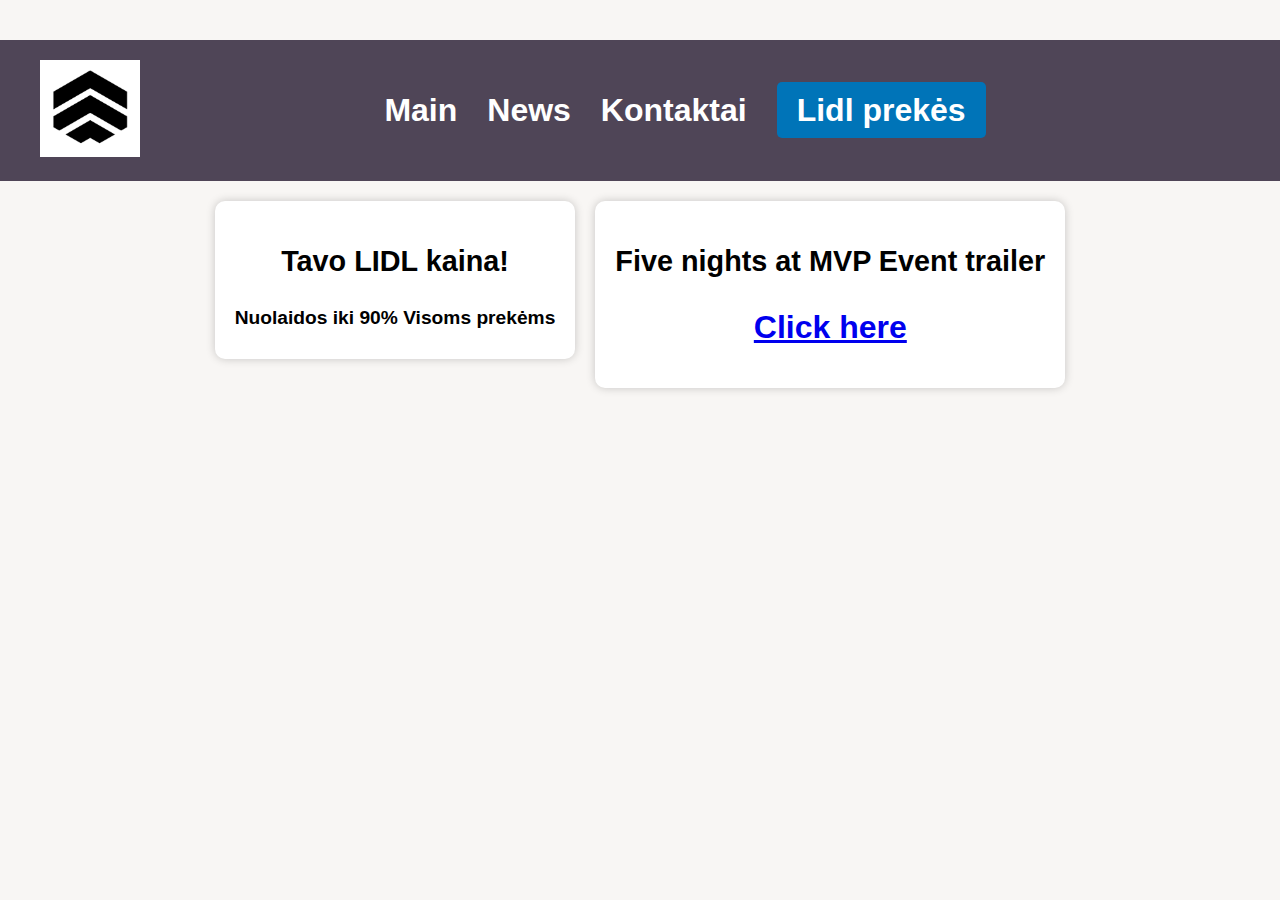
<file: index.html>
<!DOCTYPE html>
<html lang="ru">
<head>
    <meta charset="UTF-8">
    <meta name="viewport" content="width=device-width, initial-scale=1.0">
    <title>LIDLmc</title>
    <link rel="stylesheet" href="css/styles.css">
    <link rel="icon" href="photos/photo.png">
</head>
<body>
  <header>
    <div class="logo">
      <a href="index.html"><img src="photos/photo.png" alt="Лого"></a>
    </div>
    <nav>
    <ul>
      <li><a href="index.html"><b id="home">Main</b></a></li>
      <li><a href="news.html"><b id="about">News</b></a></li>
      <li><a href="contact.html"><b id="contact">Kontaktai</b></a></li>
      <li><a href="order.html"><b id="order">Lidl prekės</b></a></li>
    </ul>
  </nav>


  </header>
  <main>
    <section class="news">


        </div>
      </article>
      <article>
        <div class="news-item">
          <h2><b>Tavo LIDL kaina!</b></h2>
          <p><b>Nuolaidos iki 90% Visoms prekėms</b></p>

        </div>
      </article>
      <article>
        <div class="news-item">
          <h2>Five nights at MVP Event trailer</h2>
          <h1><a href="
https://youtu.be/fK5xIMsymvI?si=G4k8RNClADD7qPBK">Click here</a></h1>
        </div>
      </article>
      <!-- Добавьте больше статей по аналогии -->
    </section>
  </main>




</body>
</html>
</file>
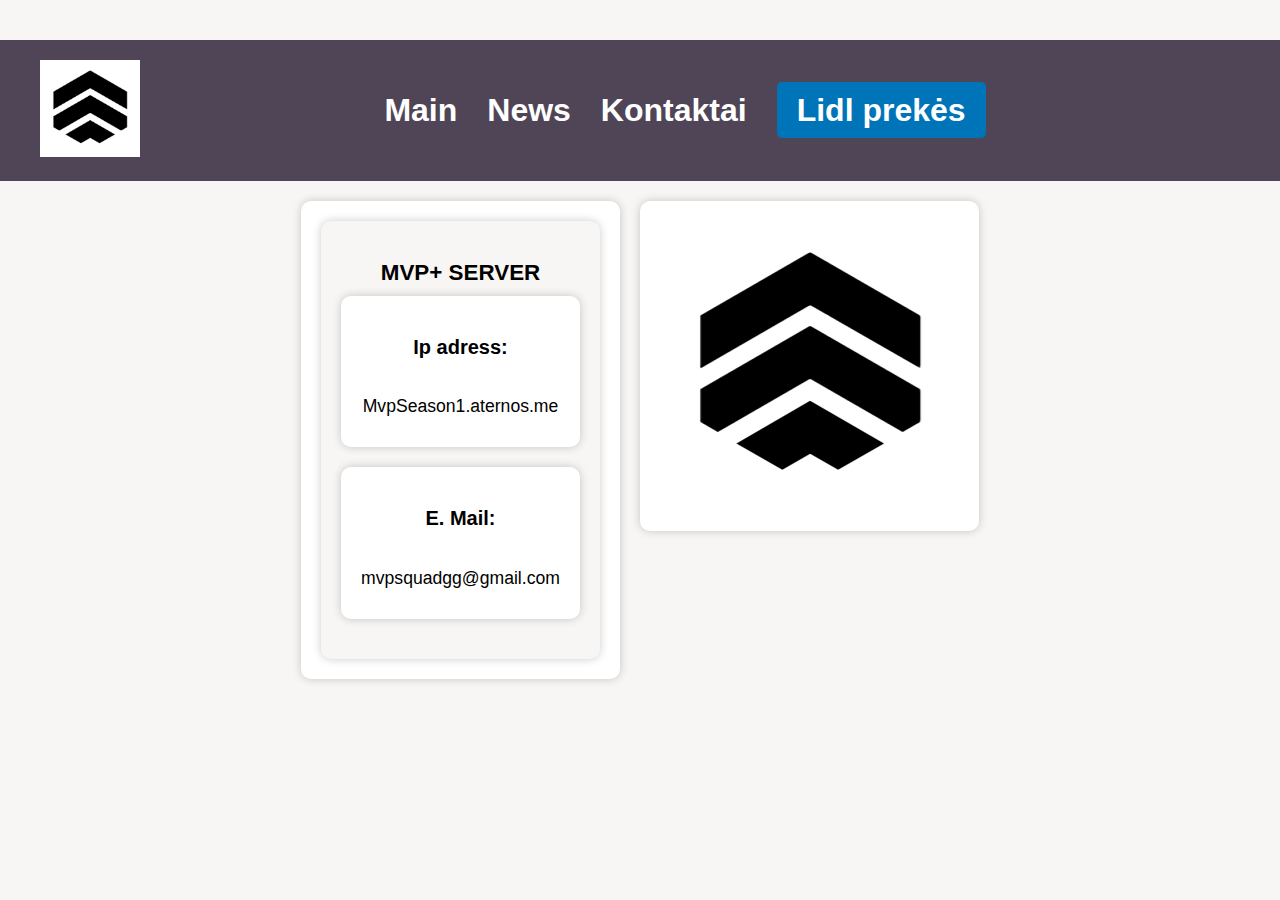
<file: contact.html>
<!DOCTYPE html>
<html lang="ru">
<head>
    <meta charset="UTF-8">
    <meta name="viewport" content="width=device-width, initial-scale=1.0">
    <title>LIDLmc</title>
    <link rel="stylesheet" href="css/styles.css">
    <link rel="icon" href="photos/photo.png">
</head>
<body>
  <header>
    <div class="logo">
      <a href="index.html"><img src="photos/photo.png" alt="Лого"></a>
    </div>
    <nav>
    <ul>
      <li><a href="index.html"><b id="home">Main</b></a></li>
      <li><a href="news.html"><b id="about">News</b></a></li>
      <li><a href="contact.html"><b id="contact">Kontaktai</b></a></li>
      <li><a href="order.html"><b id="order">Lidl prekės</b></a></li>
    </ul>
  </nav>


  </header>
  <main>
    <section class="news">
      <article>
        <div class="news-item">
          <section class="contact-info">
            <h2><b>MVP+ SERVER</b></h2>

            <div class="contact-item">
              <h3>Ip adress:</h3>
              <p>MvpSeason1.aternos.me</p>
            </div>
            <div class="contact-item">
              <h3>E. Mail:</h3>
              <p>mvpsquadgg@gmail.com</p>
            </div>

          </section>
        </div>
      </article>


      <article>
        <div class="news-item">
          <img src="photos/photo.png" alt="Изображение">
        </div>
      </article>
      <!-- Добавьте больше статей по аналогии -->
    </section>
  </main>

  <script>
    function sendEmail() {
      window.location.href = 'mailto:info@animatory-medvedi.ru';
    }

    function callNumber() {
      // Здесь вы можете добавить код для вызова номера, например:
      window.location.href = 'tel:+71234567890';
    }
  </script>
</body>
</html>
</file>
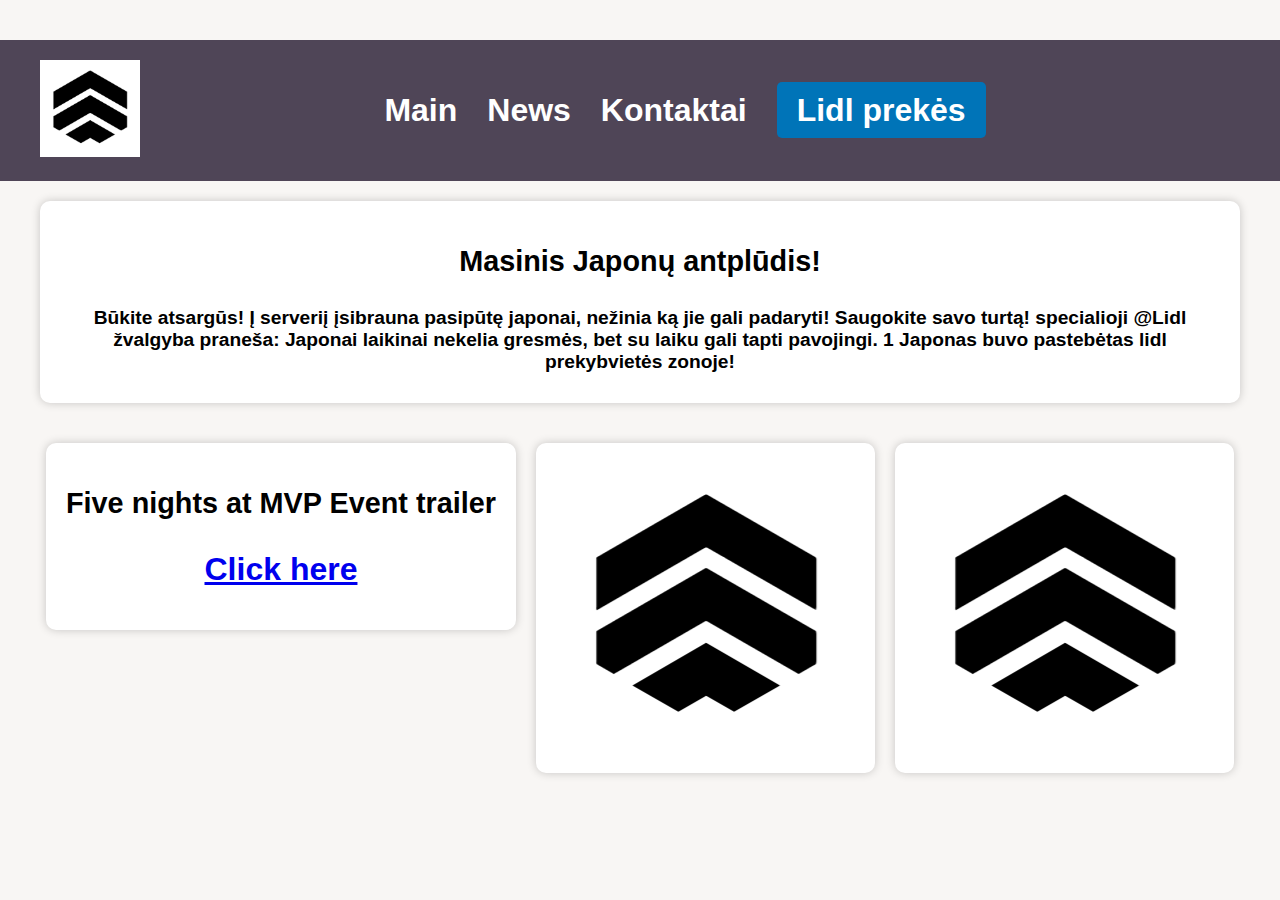
<file: news.html>
<!DOCTYPE html>
<html lang="ru">
<head>
    <meta charset="UTF-8">
    <meta name="viewport" content="width=device-width, initial-scale=1.0">
    <title>LIDLmc</title>
    <link rel="stylesheet" href="css/styles.css">
    <link rel="icon" href="photos/photo.png">
</head>
<body>
  <header>
    <div class="logo">
      <a href="index.html"><img src="photos/photo.png" alt="Лого"></a>
    </div>
    <nav>
    <ul>
      <li><a href="index.html"><b id="home">Main</b></a></li>
      <li><a href="news.html"><b id="about">News</b></a></li>
      <li><a href="contact.html"><b id="contact">Kontaktai</b></a></li>
      <li><a href="order.html"><b id="order">Lidl prekės</b></a></li>
    </ul>
  </nav>


  </header>
  <main>
    <section class="news">
      <article>
        <div class="news-item">
          <h2>Masinis Japonų antplūdis!</h2>
          <p><b>Būkite atsargūs! Į serveriį įsibrauna pasipūtę japonai, nežinia ką jie gali padaryti! Saugokite savo turtą!
specialioji @Lidl žvalgyba praneša: Japonai laikinai nekelia gresmės, bet su laiku gali tapti pavojingi.
1 Japonas buvo pastebėtas lidl prekybvietės zonoje!</b></p>

        </div>
      </article>
      <article>
        <div class="news-item">
          <h2>Five nights at MVP Event trailer</h2>
          <h1><a href="
https://youtu.be/fK5xIMsymvI?si=G4k8RNClADD7qPBK">Click here</a></h1>
        </div>
      </article>
      <article>
        <div class "news-item">
          <article>
            <div class="news-item">
              <img src="photos/photo.png" alt="Изображение">
            </div>
          </article>
        </div>
      </article>

      <article>
        <div class="news-item">
          <img src="photos/photo.png" alt="Изображение">
        </div>
      </article>
      <!-- Добавьте больше статей по аналогии -->
    </section>
  </main>




</body>
</html>
</file>
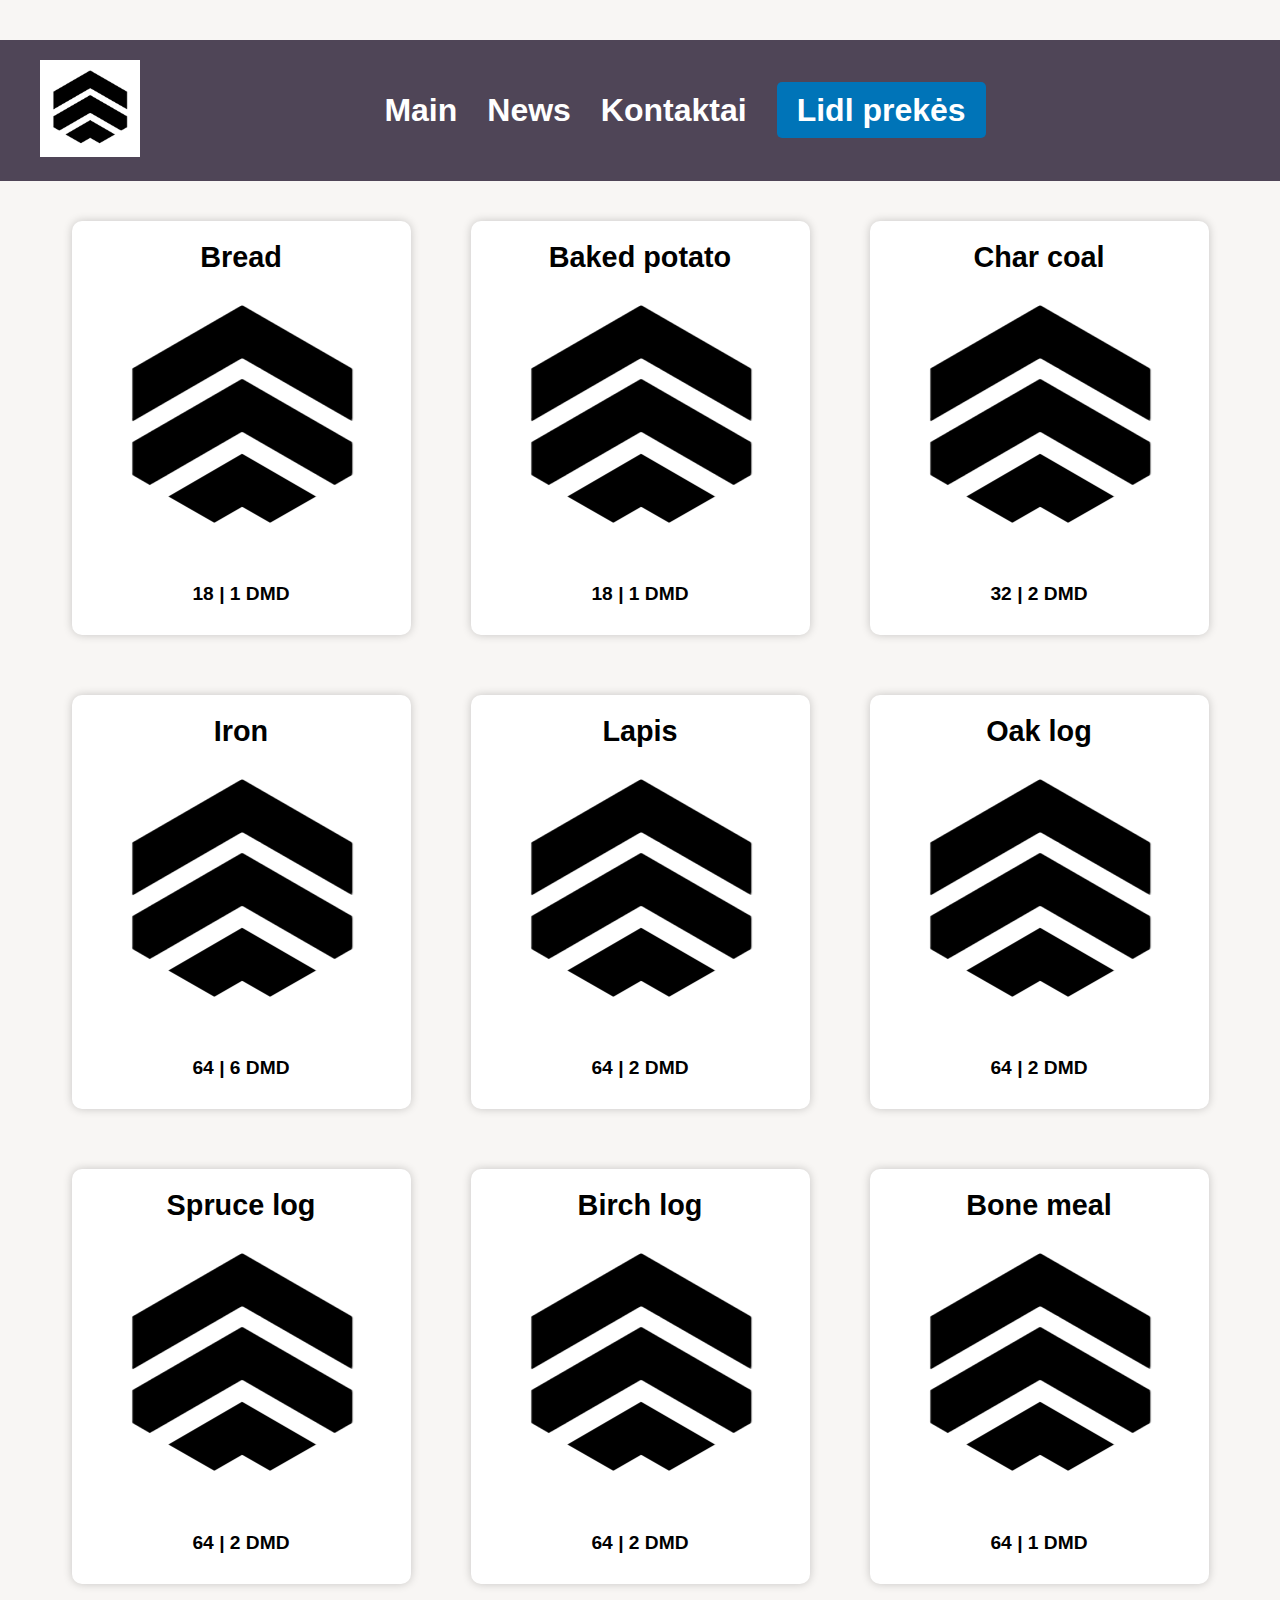
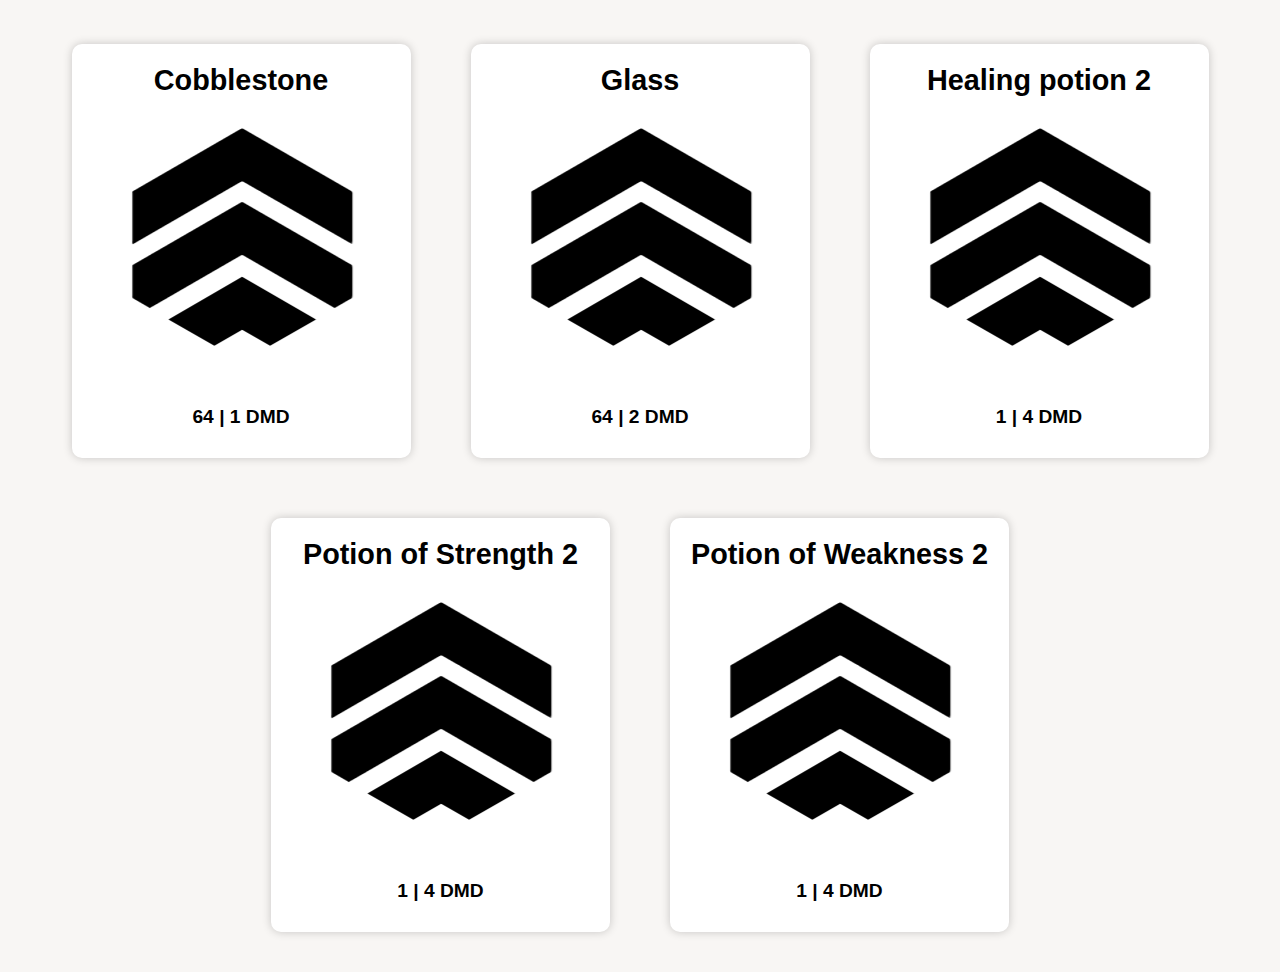
<file: order.html>
<!DOCTYPE html>
<html lang="ru">
<head>
    <meta charset="UTF-8">
    <meta name="viewport" content="width=device-width, initial-scale=1.0">
    <title>LIDLmc</title>
    <link rel="stylesheet" href="css/styles.css">
    <link rel="icon" href="photos/photo.png">
    <style>
        .news-item {
            text-align: center;
            margin: 20px;
        }

        .news-item h2 {
            margin: 0;
        }

        .news-item img {
            max-width: 100%;
            height: auto;
        }
    </style>
</head>
<body>
  <header>
    <div class="logo">
      <a href="index.html"><img src="photos/photo.png" alt="Лого"></a>
    </div>
    <nav>
    <ul>
                    <li><a href="index.html"><b id="home">Main</b></a></li>
                    <li><a href="news.html"><b id="about">News</b></a></li>
                    <li><a href="contact.html"><b id="contact">Kontaktai</b></a></li>
                    <li><a href="order.html"><b id="order">Lidl prekės</b></a></li>
    </ul>
  </nav>


  </header>
  <main>
    <section class="news">
      <article>
        <div class="news-item">
          <h2><b>Bread</b></h2>
          <img src="photos/photo.png" alt="Изображение">
          <p><b>18 | 1 DMD</b></p>
        </div>
      </article>
      <article>
        <div class="news-item">
          <h2><b>Baked potato</b></h2>
          <img src="photos/photo.png" alt="Изображение">
          <p><b>18 | 1 DMD</b></p>
        </div>
      </article>

      <article>
        <div class="news-item">
          <h2><b>Char coal</b></h2>
          <img src="photos/photo.png" alt="Изображение">
          <p><b>32 | 2 DMD</b></p>
        </div>
      </article>
      <article>
        <div class="news-item">
          <h2><b>Iron</b></h2>
          <img src="photos/photo.png" alt="Изображение">
          <p><b>64 | 6 DMD</b></p>
        </div>
      </article>
      <article>
        <div class="news-item">
          <h2><b>Lapis</b></h2>
          <img src="photos/photo.png" alt="Изображение">
          <p><b>64 | 2 DMD</b></p>
        </div>
      </article>
      <article>
        <div class="news-item">
          <h2><b>Oak log</b></h2>
          <img src="photos/photo.png" alt="Изображение">
          <p><b>64 | 2 DMD</b></p>
        </div>
      </article>
      <article>
        <div class="news-item">
          <h2><b>Spruce log</b></h2>
          <img src="photos/photo.png" alt="Изображение">
          <p><b>64 | 2 DMD</b></p>
        </div>
      </article>
      <article>
        <div class="news-item">
          <h2><b>Birch log</b></h2>
          <img src="photos/photo.png" alt="Изображение">
          <p><b>64 | 2 DMD</b></p>
        </div>
      </article>
      <article>
        <div class="news-item">
          <h2><b>Bone meal</b></h2>
          <img src="photos/photo.png" alt="Изображение">
          <p><b>64 | 1 DMD</b></p>
        </div>
      </article>
      <article>
        <div class="news-item">
          <h2><b>Cobblestone</b></h2>
          <img src="photos/photo.png" alt="Изображение">
          <p><b>64 | 1 DMD</b></p>
        </div>
      </article>
      <article>
        <div class="news-item">
          <h2><b>Glass</b></h2>
          <img src="photos/photo.png" alt="Изображение">
          <p><b>64 | 2 DMD</b></p>
        </div>
      </article>
      <article>
        <div class="news-item">
          <h2><b>Healing potion 2</b></h2>
          <img src="photos/photo.png" alt="Изображение">
          <p><b>1 | 4 DMD</b></p>
        </div>
      </article>
      <article>
        <div class="news-item">
          <h2><b>Potion of Strength 2</b></h2>
          <img src="photos/photo.png" alt="Изображение">
          <p><b>1 | 4 DMD</b></p>
        </div>
      </article>
      <article>
        <div class="news-item">
          <h2><b>Potion of Weakness 2</b></h2>
          <img src="photos/photo.png" alt="Изображение">
          <p><b>1 | 4 DMD</b></p>
        </div>
      </article>
      <!-- Добавьте больше статей по аналогии -->
    </section>
  </main>
</body>
</html>
</file>
<file: css/styles.css>
/* Общие стили для всего сайта */
body {
    font-family: Arial, sans-serif;
    margin: 0;
    padding: 0;
    background-color: #F8F6F4;
}

/* Стили для верхней полосы */
.top-bar {
    background-color: #F2F0ED;
    color: #f2f0ed;
    padding: 10px;
    text-align: center;
    position: absolute;
    top: 0;
    left: 0;
    width: 100%;
}

/* Стили для нижней полосы */
.bottom-bar {
    background-color: #333;
    color: #fff;
    padding: 10px;
    text-align: center;
    position: absolute;
    bottom: 0;
    left: 0;
    width: 100%;
}

/* Стили для шапки сайта */
header {
    background-color: #4F4557;
    color: #fff;
    padding: 20px;
    display: flex;
    justify-content: space-between;
    align-items: center;
    margin-top: 40px;
}

.logo {
    margin-left: 20px;
}

.logo img {
    max-width: 100px;
    height: auto;
}

/* Стили для кнопок в шапке сайта */
nav ul {
    margin-top: 20px;
}

nav {
    display: flex;
    flex-grow: 1;
    justify-content: center;
    align-items: center;
}

nav ul {
    list-style: none;
    margin: 0;
    padding: 0;
    display: flex;
}

nav li {
    margin-right: 30px;
}

nav a {
    text-decoration: none;
    color: #fff;
    font-weight: bold;
    transition: color 0.3s;
    font-size: 32px;
}

nav a:hover {
    color: #007acc;
}

/* Стили для основного контента */
main {
    padding: 20px;
}

.news {
    display: flex;
    flex-wrap: wrap;
    justify-content: center;
    gap: 20px;
    max-width: 1200px;
    margin: 0 auto;
}

/* Стили для окошек с новостями (включая контакты) */
.news-item {
    flex-basis: calc(30% - 20px);
    background-color: #fff;
    padding: 20px;
    border-radius: 10px;
    box-shadow: 0 0 10px rgba(0, 0, 0, 0.2);
    text-align: center;
    margin-bottom: 20px;
    display: flex;
    flex-direction: column;
    align-items: center;
    overflow: hidden;
    transition: transform 0.3s;
    cursor: pointer;
}

.news-item:hover {
    transform: scale(1.05);
}

.news-item h2 {
    font-size: 1.8rem;
    margin-bottom: 10px;
}

.news-item p {
    font-size: 1.2rem;
    margin-bottom: 10px;
}

/* Стили для изображения в окошке */
.news-item img {
    max-width: 99999px;
    height: auto;
    display: block;
    margin: 0;
}

.header-buttons a {
    display: inline-block;
    position: relative;
}

.button-text {
    opacity: 0;
    position: absolute;
    top: 100%;
    left: 50%;
    transform: translateX(-50%);
    background: #333;
    color: #fff;
    padding: 5px;
    border-radius: 5px;
    white-space: nowrap;
    transition: opacity 0.3s;
}

.header-buttons a:hover .button-text {
    opacity: 1;
}

/* Стили для кнопок в контактах */
.contact-buttons button {
    padding: 10px 20px;
    background-color: #4F4557;
    color: #fff;
    border: none;
    border-radius: 5px;
    font-size: 1.2rem;
    cursor: pointer;
    margin: 10px;
    transition: background-color 0.3s;
}

.contact-buttons button:hover {
    background-color: #007acc;
}

/* Стили для контактной информации */
.contact-info {
    background-color: #F8F6F4;
    padding: 20px;
    max-width: 1200px;
    margin: 0 auto;
    text-align: center;
    border-radius: 10px;
    box-shadow: 0 0 10px rgba(0, 0, 0, 0.2);
}

/* Стили для окошек с контактами на странице контактов */
.contact-info .contact-item {
    flex-basis: calc(30% - 20px);
    background-color: #fff;
    padding: 20px;
    border-radius: 10px;
    box-shadow: 0 0 10px rgba(0, 0, 0, 0.2);
    text-align: center;
    margin-bottom: 20px;
    display: flex;
    flex-direction: column;
    align-items: center;
    overflow: hidden;
    transition: transform 0.3s;
    cursor: pointer;
}

.contact-info .contact-item:hover {
    transform: scale(1.05);
}


/* Стили для текста на странице контактов */
.contact-info h2,
.contact-info h3,
.contact-info p,
.contact-buttons button {
    font-family: "Ваш_новый_шрифт", Arial, sans-serif;
    /* Добавьте ваш выбранный шрифт вместо "Ваш_новый_шрифт" */
}

/* Пример изменения размера шрифта */
.contact-info h2 {
    font-size: 1.4rem;
}

.contact-info h3 {
    font-size: 1.25rem;
}

.contact-info p {
    font-size: 1.1rem;
}

.contact-buttons button {
    font-size: 1.1rem;
}

/* Создайте контейнер */
.contact-container {
    max-width: 800px; /* Установите нужную вам ширину */
    margin: 0 auto; /* Отцентрируйте по горизонтали */
    display: flex;
    justify-content: space-between; /* Создайте пространство для рекламы по бокам */
}


<style>
    @keyframes blinking {
        0% {
            background-color: yellow;
            color: black;
        }
        50% {
            background-color: blue;
            color: white;
        }
        100% {
            background-color: yellow;
            color: black;
        }
    }

    .blinking-button {
        animation: blinking 1s infinite;
    }
</style>

#order {
    background-color: #0074b8; /* Глубокий синий цвет */
    color: #fff; /* Белый текст */
    padding: 10px 20px; /* Отступы внутри кнопки */
    border: none; /* Убираем границу */
    border-radius: 5px; /* Закругляем углы */
    cursor: pointer; /* Задаем курсор в виде указателя при наведении */
}

/* Стиль кнопки "Заказать" при наведении */
#order:hover {
    background-color: #00518f; /* Глубокий синий цвет при наведении */
}


#order {
    background-color: #0074b8; /* Цвет фона */
    color: #fff; /* Цвет текста */
    padding: 10px 20px; /* Отступы внутри кнопки */
    border: none; /* Убираем границу */
    border-radius: 5px; /* Закругляем углы кнопки */
    cursor: pointer; /* Изменяем курсор при наведении */
}

/* Стиль кнопки "Заказать" при наведении */
#order:hover {
    background-color: #00518f; /* Цвет фона при наведении */
}

/* Создание пробела между польским языком и Facebook */
.header-buttons a:nth-child(3) {
    margin-right: 25px;
}
</file>
